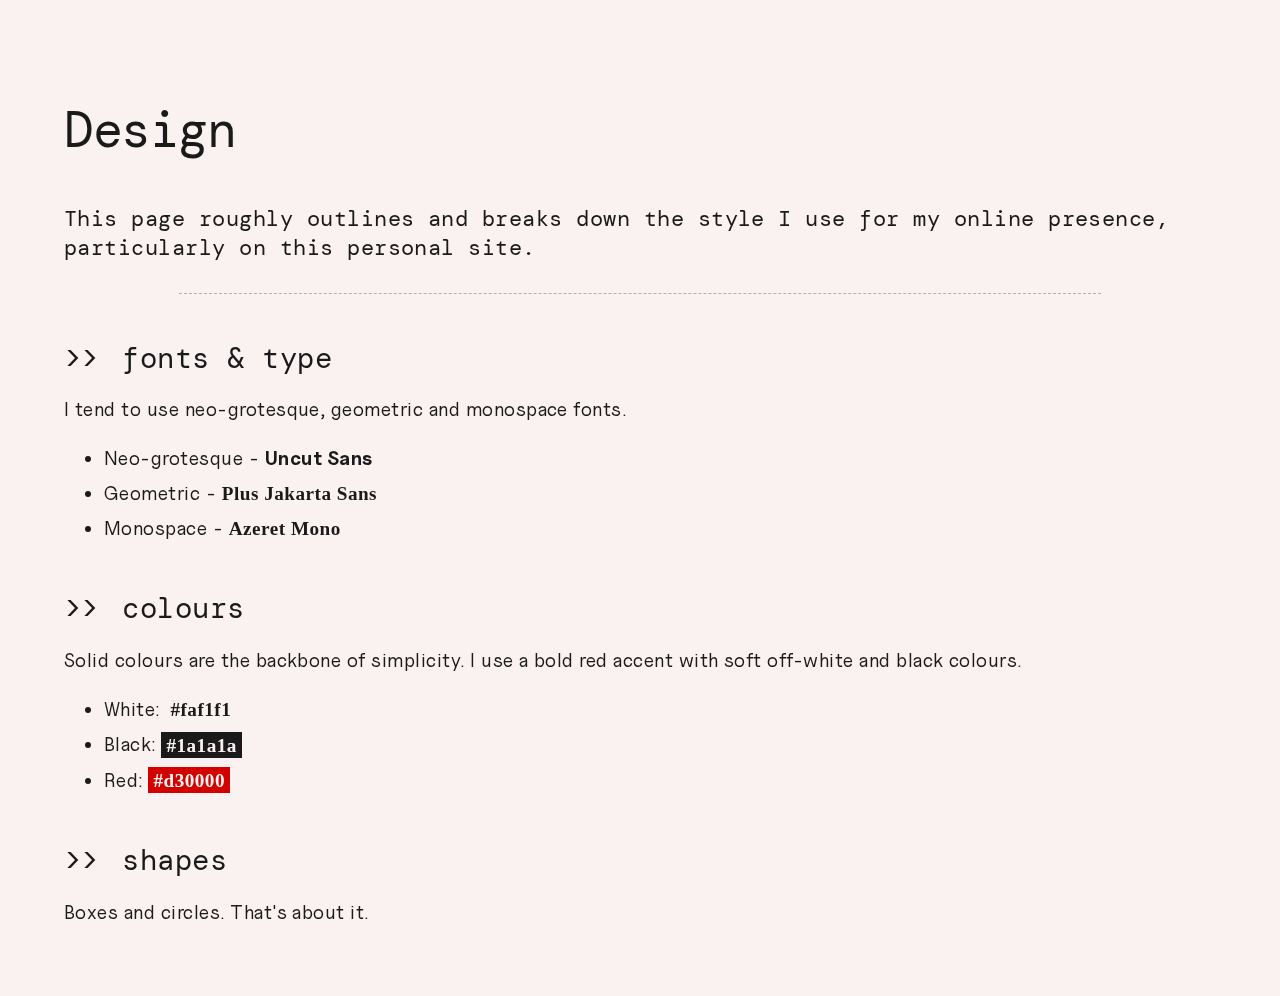
<file: design/index.html>
<!DOCTYPE html>
<html lang="en">
	<head>
		<meta charset="UTF-8" />
		<meta name="viewport" content="width=device-width, initial-scale=1.0" />
		<title>Document</title>

		<link rel="stylesheet" href="../style.css" />
		<link
			rel="stylesheet"
			href="https://cdnjs.cloudflare.com/ajax/libs/font-awesome/6.4.2/css/all.min.css"
			integrity="sha512-z3gLpd7yknf1YoNbCzqRKc4qyor8gaKU1qmn+CShxbuBusANI9QpRohGBreCFkKxLhei6S9CQXFEbbKuqLg0DA=="
			crossorigin="anonymous"
			referrerpolicy="no-referrer"
		/>
	</head>
	<body>
		<main>
			<div
				id="top"
			>
				<h1>Design</h1>
				<div id="theme-toggle-section">
					<a id="theme-toggle" onclick="toggleTheme()"
						><i class="fa-solid fa-toggle-on fa-xl"></i
					></a>
					<p id="theme-toggle-note">Turn on dark mode ></p>
					<p></p>
				</div>
			</div>

			<section>
				<h3>
					This page roughly outlines and breaks down the style I use for my
					online presence, particularly on this personal site.
				</h3>
			</section>

			<hr />

			<section>
				<h2>fonts & type</h2>
				<p>I tend to use neo-grotesque, geometric and monospace fonts.</p>
				<ul>
					<li>
						Neo-grotesque -
						<span style="font-family: 'Uncut Sans'; font-weight: 700"
							>Uncut Sans</span
						>
					</li>
					<li>
						Geometric -
						<span style="font-family: 'Plus Jakarta Sans'; font-weight: 700"
							>Plus Jakarta Sans</span
						>
					</li>
					<li>
						Monospace -
						<span style="font-family: 'Azeret Mono'; font-weight: 700"
							>Azeret Mono</span
						>
					</li>
				</ul>
			</section>

			<section>
				<h2>colours</h2>
				<p>
					Solid colours are the backbone of simplicity. I use a bold red accent
					with soft off-white and black colours.
				</p>
				<ul>
					<li>
						White:
						<span
							style="
								font-family: 'Azeret Mono';
								font-weight: 700;
								background-color: #faf1f1;
								color: #1a1a1a;
								padding: 2.5px 5px;
							"
							>#faf1f1</span
						>
					</li>
					<li>
						Black:
						<span
							style="
								font-family: 'Azeret Mono';
								font-weight: 700;
								background-color: #1a1a1a;
								color: #faf1f1;
								padding: 2.5px 5px;
							"
							>#1a1a1a</span
						>
					</li>
					<li>
						Red:
						<span
							style="
								font-family: 'Azeret Mono';
								font-weight: 700;
								background-color: #d30000;
								color: #faf1f1;
								padding: 2.5px 5px;
							"
							>#d30000</span
						>
					</li>
				</ul>
			</section>

			<section>
				<h2>shapes</h2>
				<p>Boxes and circles. That's about it.</p>
			</section>
		</main>

		<script src="../colourTheme.js"></script>
	</body>
</html>
</file>
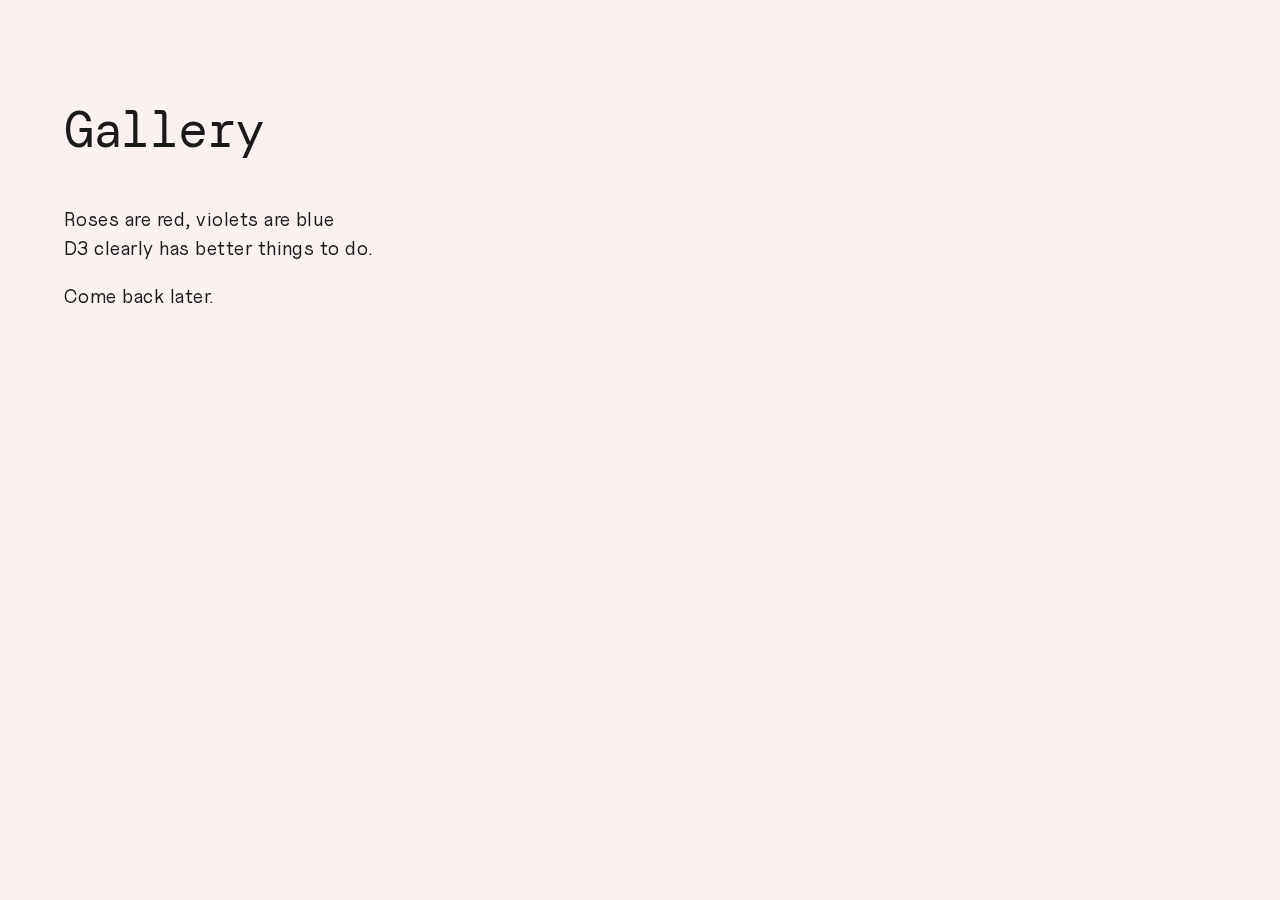
<file: gallery/index.html>
<!DOCTYPE html>
<html lang="en">
	<head>
		<meta charset="UTF-8" />
		<meta name="viewport" content="width=device-width, initial-scale=1.0" />
		<meta
			http-equiv="Cache-Control"
			content="no-cache, no-store, must-revalidate"
		/>
		<meta http-equiv="Pragma" content="no-cache" />
		<meta http-equiv="Expires" content="0" />

		<title>D3 Gallery</title>
		<link rel="stylesheet" href="../style.css" />
		<link
			rel="stylesheet"
			href="https://cdnjs.cloudflare.com/ajax/libs/font-awesome/6.4.2/css/all.min.css"
			integrity="sha512-z3gLpd7yknf1YoNbCzqRKc4qyor8gaKU1qmn+CShxbuBusANI9QpRohGBreCFkKxLhei6S9CQXFEbbKuqLg0DA=="
			crossorigin="anonymous"
			referrerpolicy="no-referrer"
		/>
	</head>

	<body>
		<main>
			<div>
				<div
					id="top"
				>
					<h1>Gallery</h1>
					<div id="theme-toggle-section">
						<a id="theme-toggle" onclick="toggleTheme()"
							><i class="fa-solid fa-toggle-on fa-xl"></i
						></a>
						<p id="theme-toggle-note">Turn on dark mode ></p>
						<p></p>
					</div>
				</div>
			</div>
			<p>
				Roses are red, violets are blue<br />
				D3 clearly has better things to do.
			</p>
			<p>Come back later.</p>
		</main>

		<script src="../colourTheme.js"></script>
		<script
			src="https://twemoji.maxcdn.com/v/latest/twemoji.min.js"
			crossorigin="anonymous"
		></script>
		<script>
			twemoji.parse(document.body, { folder: "svg", ext: ".svg" });
		</script>
	</body>
</html>
</file>
<file: style.css>
@font-face {
	font-family: "DM Mono";
	src: url("./fonts/DMMono-Regular.ttf") format("truetype");
}

@font-face {
	font-family: "Uncut Sans";
	src: url("./fonts/UncutSans-Variable.ttf") format("truetype-variations");
}

@font-face {
	font-family: "Open Sans";
	src: url("./fonts/OpenSans-VariableFont_wdth,wght.ttf")
		format("truetype-variations");
}

:root {
	--background: #faf1f1;
	--foreground: #1a1a1a;
	--accent: default-accent 7s linear infinite;
	--spotify-live-dot-size: 0.8em;
	--bounce-curve: cubic-bezier(0.71, 0, 0.35, 2);
}

@keyframes slide-in {
	0% {
		transform: translateY(-20px);
		opacity: 0;
	}

	30% {
		transform: translateY(5px);
		opacity: 1;
	}

	50% {
		transform: translateY(0);
	}
}

@keyframes pulse {
	0% {
		transform: scale(0.9);
	}

	50% {
		transform: scale(1.1);
	}

	100% {
		transform: scale(0.9);
	}
}

@keyframes blink {
	0% {
		opacity: 0;
	}

	50% {
		opacity: 1;
	}

	100% {
		opacity: 0;
	}
}

@keyframes rainbow-accent {
	0% {
		color: #d30000;
	}

	25% {
		color: #ffa500;
	}

	37.5% {
		color: #cccc13;
	}

	50% {
		color: #7fff00;
	}

	62.5% {
		color: #00ffff;
	}

	75% {
		color: #0000ff;
	}

	87.5% {
		color: #9932cc;
	}

	100% {
		color: #d30000;
	}
}

@keyframes default-accent {
	from {
		color: #d30000;
	}

	to {
		color: #d30000;
	}
}

@keyframes spin {
	0% {
		transform: rotate(0deg);
	}

	100% {
		transform: rotate(360deg);
	}
}

html {
	-webkit-backface-visibility: hidden;
	backface-visibility: hidden;
}

body {
	margin: 0;
	font-family: "Uncut Sans", sans-serif;
	font-feature-settings: "wght" 200;
	letter-spacing: 0.025em;
	font-size: 1.2em;
	color: var(--foreground);
	background-color: var(--background);
	transition: all 0.5s ease;
	animation: slide-in 1s ease-out;
	user-select: none;
	line-height: 1.5em;
	overflow-x: hidden;
}

main {
	width: min(90vw, 1200px);
	margin: 0 auto;
	margin-top: 60px;
	padding: 40px;
	transition: all 0.3s ease-out;
}

section {
	margin-bottom: 2.5ch;
}

section p {
	margin: 0;
}

section h4 {
	margin-bottom: 0.3em;
}

h1 {
	margin: 0;
}

h1,
h2,
h3 {
	font-family: "DM Mono", monospace;
	font-weight: normal;
}

h4 {
	font-weight: 550;
}

h6 a {
	animation: var(--accent);
	text-decoration: none;
	font-weight: bold;
}

h1 {
	font-size: min(4vw, 50px);
	letter-spacing: -0.05ch;
	height: 1em;
	margin-bottom: 15px;
	transition: font-size 0.5s ease-out;
	vertical-align: bottom;
	line-height: 1.2em;
}

h2 {
	height: 28px;
	margin-top: 50px;
}

h2::before {
	content: ">> ";
	animation: var(--accent);
	margin-right: 6px;
}

p a,
li a {
	animation: var(--accent);
	text-decoration: none;
	transition: 0.2s var(--bounce-curve);
}

li {
	margin: 0.3em 0;
}

li::marker {
	animation: var(--accent);
}

ul,
ol {
	margin: 20px 0;
}

a:not(.social-link):hover {
	opacity: 0.5;
	cursor: pointer;
}

img.emoji {
	display: inline;
	border: none;
	box-shadow: none;
	height: 1em;
	width: 1em;
	margin: 0 0.07em;
	vertical-align: -0.1em;
	background: none;
	padding: 0;
	pointer-events: none;
}

hr {
	border: none;
	border-top: 1px dashed var(--foreground);
	opacity: 0.3;
	margin: 20px auto;
	width: 80%;
}

#irl-section {
	display: flex;
	align-items: center;
	gap: 0.5em;
}

.irl-container {
	font-family: "DM Mono", monospace;
	background-color: var(--foreground);
	color: var(--background);
	padding: 5px 10px;
	border-radius: 1.5em;
	transition: all 0.3s ease-out;
}

.pop-animation {
	animation: slide-in 1.2s var(--bounce-curve);
}

.socials-list {
	display: flex;
	align-items: center;
	justify-content: space-around;
	flex-wrap: wrap;
}

.social-link {
	font-family: "DM Mono", monospace;
	display: flex;
	align-items: center;
	justify-content: center;
	flex-grow: 1;
	font-weight: bold;
	color: var(--foreground);
	transition: background-color 0.3s ease-out;
	text-decoration: none;
	border-radius: 1.5em;
	height: 3em;
	box-sizing: border-box;
	margin: 0.5em;
	padding: 10px;
}

.social-link:hover {
	color: #faf1f1;
}

.social-link i {
	margin-right: 10px;
}

.name-letter {
	display: inline-block;
	height: 1em;
}

.confetti-button-wrapper canvas {
	position: absolute;
	top: 50%;
	left: 50%;
	transform: translate(-50%, -50%);
	pointer-events: none;
}

.typed-cursor {
	width: 0;
	margin: -1ch;
}

#top {
	display: flex;
	justify-content: space-between;
	align-items: center;
	margin-bottom: 40px;
}

#quote {
	line-height: 1.3em;
	flex-direction: column;
	text-align: center;
	align-items: center;
	width: 100%;
}

#quotes-container {
	font-family: "DM Mono", monospace;
	display: flex;
	flex-direction: column;
	min-height: 200px;
	justify-content: center;
	vertical-align: middle;
	align-items: center;
	border-radius: 1.5em;
}

#quote-text {
	margin: 0;
	transition: all 0.3s var(--bounce-curve);
}

#quote-wrapper {
	transition: all 0.5s var(--bounce-curve);
}

#quotes-container p {
	margin: 0;
}

#quote-author {
	display: flex;
	gap: 0.8ch;
	justify-content: center;
	font-size: 0.9em;
}

#quote-author span {
	opacity: 0.5;
}

#quote-sep {
	opacity: 1 !important;
	font-weight: bold;
	animation: var(--accent);
}

#new-quote-container {
	width: 100%;
	display: flex;
	justify-content: center;
	margin-top: 20px;
}

#new-quote-button {
	font-size: 0.8em;
	line-height: 1em;
	margin: 0 auto;
	border: 0;
	background-color: transparent;
	color: var(--foreground);
	padding: 10px;
	border-radius: 50%;
	transition: all 0.2s var(--bounce-curve);
	cursor: pointer;
	outline: 2px solid var(--foreground);
}

#new-quote-button:hover {
	outline: 0px;
	background-color: var(--foreground);
	color: var(--background);
	transform: rotate(45deg);
}

#confetti-particles {
	position: absolute;
	top: 0;
	left: 0;
	width: 100%;
	height: 100%;
}

#discord-link:hover {
	background-color: #5865f2;
}

#reddit-link:hover {
	background-color: #ff4500;
}

#steam-link:hover {
	background-color: #00adee;
}

#github-link:hover {
	background-color: #4078c0;
}

#theme-toggle:hover ~ #theme-toggle-note {
	transform: translateX(0);
	opacity: 1;
}

#theme-toggle {
	color: var(--foreground);
	cursor: pointer;
	transition: all 0.1s ease-out;
	transition-property: scale, color;
}

#theme-toggle:hover {
	animation: var(--accent);
	background-color: transparent;
	transform: scale(1.1);
}

#theme-toggle:active {
	transform: scale(0.95);
}

#theme-toggle-section {
	display: flex;
	align-items: center;
	flex-direction: row-reverse;
}

#theme-toggle-note {
	transform: translateX(5px);
	opacity: 0;
	margin: 10px;
	transition: all 0.2s var(--bounce-curve);
}

#name-cycle {
	display: inline-block;
	white-space: nowrap;
	font-family: inherit;
	animation: var(--accent);
}

#pronouns {
	margin-top: 0;
	opacity: 0.5;
}

#logo-button {
	width: 60px;
	transition: 0.3s var(--bounce-curve);
	font-family: "Uncut Sans", sans-serif;
	font-size: 2em;
}

#logo-button:hover {
	transform: scale(1.1);
	background-color: inherit;
	color: inherit;
	font-weight: bold;
	opacity: 1;
}

#logo-button:active {
	transform: scale(0.9);
	font-weight: inherit;
}

#spotify-container {
	display: inline-flex;
	box-sizing: border-box;
	align-items: center;
	justify-content: space-between;
	height: 110px;
	width: 100%;
	margin: 15px auto;
	background-color: var(--foreground);
	flex-wrap: nowrap;
	line-height: 1.2;
	overflow: hidden;
	border-radius: 55px;
	padding: 10px;
}

#spotify-button {
	width: 100%;
	height: 100%;
	display: flex;
	transition: all 0.5s var(--bounce-curve);
	text-decoration: none;
}

#spotify-song {
	font-family: "DM Mono", monospace;
	display: flex;
	overflow: clip;
}

#spotify-container p {
	margin: 2px;
	color: var(--background);
}

#spotify-title {
	text-transform: uppercase;
	line-height: 1em;
	font-size: 1.2em;
	animation: var(--accent);
	transition: all 0.5s var(--bounce-curve);
	text-overflow: ellipsis;
}

#spotify-artist {
	font-size: 0.8em;
	line-height: 1em;
	transition: all 0.5s var(--bounce-curve);
	text-overflow: ellipsis;
}

#spotify-album {
	font-size: 0.6em;
	font-weight: bold;
	line-height: 1em;
	transition: all 0.5s var(--bounce-curve);
	overflow: hidden;
	white-space: nowrap;
	text-overflow: ellipsis;
}

#spotify-img-container {
	width: 90px;
	margin-right: 15px;
}

#spotify-img {
	display: block;
	min-width: 90px;
	max-width: 90px;
	min-height: 90px;
	max-height: 90px;
	transition: all 1s ease-in-out;
	align-self: center;
	overflow: hidden;
	border-radius: 50%;
	animation: spin 7.2s linear infinite;
}

#spotify-uts {
	line-height: 1;
	white-space: nowrap;
}

#spotify-info {
	display: flex;
	flex-direction: column;
	align-items: flex-start;
	align-self: center;
	/* gap: px; */
}

#spotify-info p {
	white-space: nowrap;
	text-overflow: ellipsis;
}

#spotify-artists {
	font-family: "DM Mono", monospace;
	display: flex;
	flex-wrap: wrap;
	align-items: center;
	align-content: stretch;
}

#spotify-artists p {
	display: inline-flex;
	align-items: center;
	justify-content: center;
	margin: 5px;
	height: 40px;
	flex-grow: 1;
	text-align: center;
	width: fit-content;
	white-space: nowrap;
	background-color: var(--foreground);
	color: var(--background);
	padding: 10px;
	margin: 3px;
	box-sizing: border-box;
	border-radius: 20px;
	transition: all 0.2s var(--bounce-curve);
}

#broken-text-container {
	height: 100vh;
	width: 100vw;
	position: absolute;
}

#broken-text {
	font-family: "Open Sans", sans-serif;
	width: fit-content;
	text-align: left;
	position: relative;
	top: 50%;
	left: 50%;
	transform: translate(-50%, -50%);
	vertical-align: center;
}
</file>
